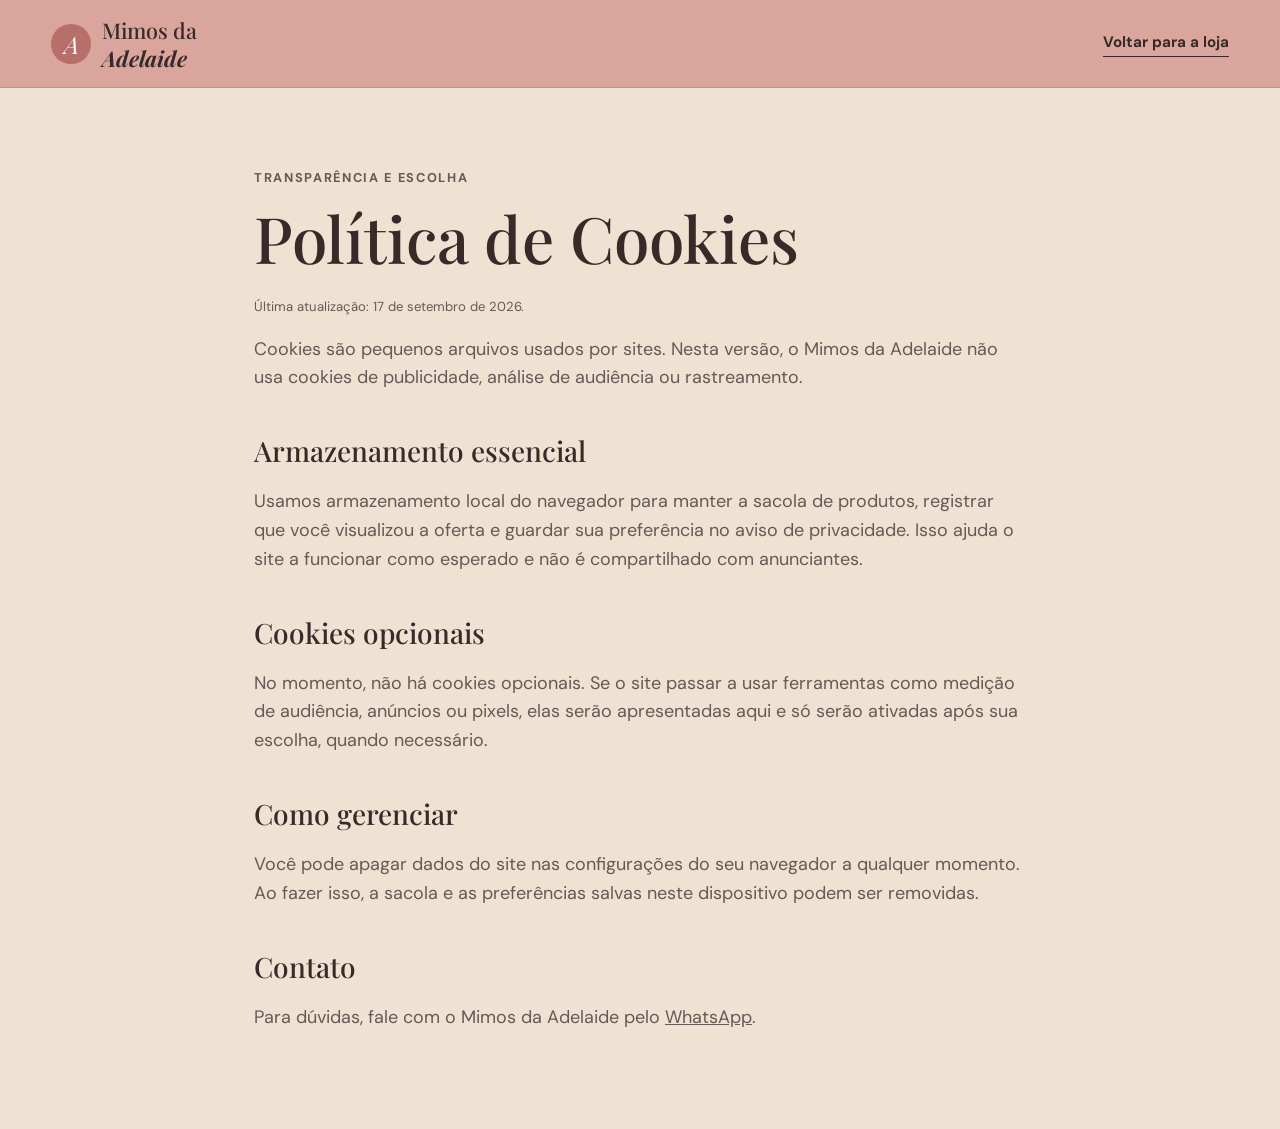
<file: cookies.html>
<!doctype html>
<html lang="pt-BR"><head><meta charset="UTF-8"><meta name="viewport" content="width=device-width, initial-scale=1.0"><meta name="description" content="Política de Cookies do Mimos da Adelaide."><title>Cookies | Mimos da Adelaide</title><link rel="preconnect" href="https://fonts.googleapis.com"><link rel="preconnect" href="https://fonts.gstatic.com" crossorigin><link href="https://fonts.googleapis.com/css2?family=DM+Sans:wght@400;500;600;700&family=Playfair+Display:ital,wght@0,500;0,600;0,700;1,500&display=swap" rel="stylesheet"><link rel="stylesheet" href="assets/css/legal.css"></head>
<body><header class="header"><a class="brand" href="index.html"><span class="brand-mark">A</span><span>Mimos da <b>Adelaide</b></span></a><a class="text-link" href="index.html">Voltar para a loja</a></header><main class="legal-page"><p class="eyebrow">Transparência e escolha</p><h1>Política de Cookies</h1><p class="updated">Última atualização: 17 de setembro de 2026.</p><p>Cookies são pequenos arquivos usados por sites. Nesta versão, o Mimos da Adelaide não usa cookies de publicidade, análise de audiência ou rastreamento.</p><h2>Armazenamento essencial</h2><p>Usamos armazenamento local do navegador para manter a sacola de produtos, registrar que você visualizou a oferta e guardar sua preferência no aviso de privacidade. Isso ajuda o site a funcionar como esperado e não é compartilhado com anunciantes.</p><h2>Cookies opcionais</h2><p>No momento, não há cookies opcionais. Se o site passar a usar ferramentas como medição de audiência, anúncios ou pixels, elas serão apresentadas aqui e só serão ativadas após sua escolha, quando necessário.</p><h2>Como gerenciar</h2><p>Você pode apagar dados do site nas configurações do seu navegador a qualquer momento. Ao fazer isso, a sacola e as preferências salvas neste dispositivo podem ser removidas.</p><h2>Contato</h2><p>Para dúvidas, fale com o Mimos da Adelaide pelo <a href="https://wa.me/5545991240493" target="_blank" rel="noreferrer">WhatsApp</a>.</p></main></body></html>
</file>
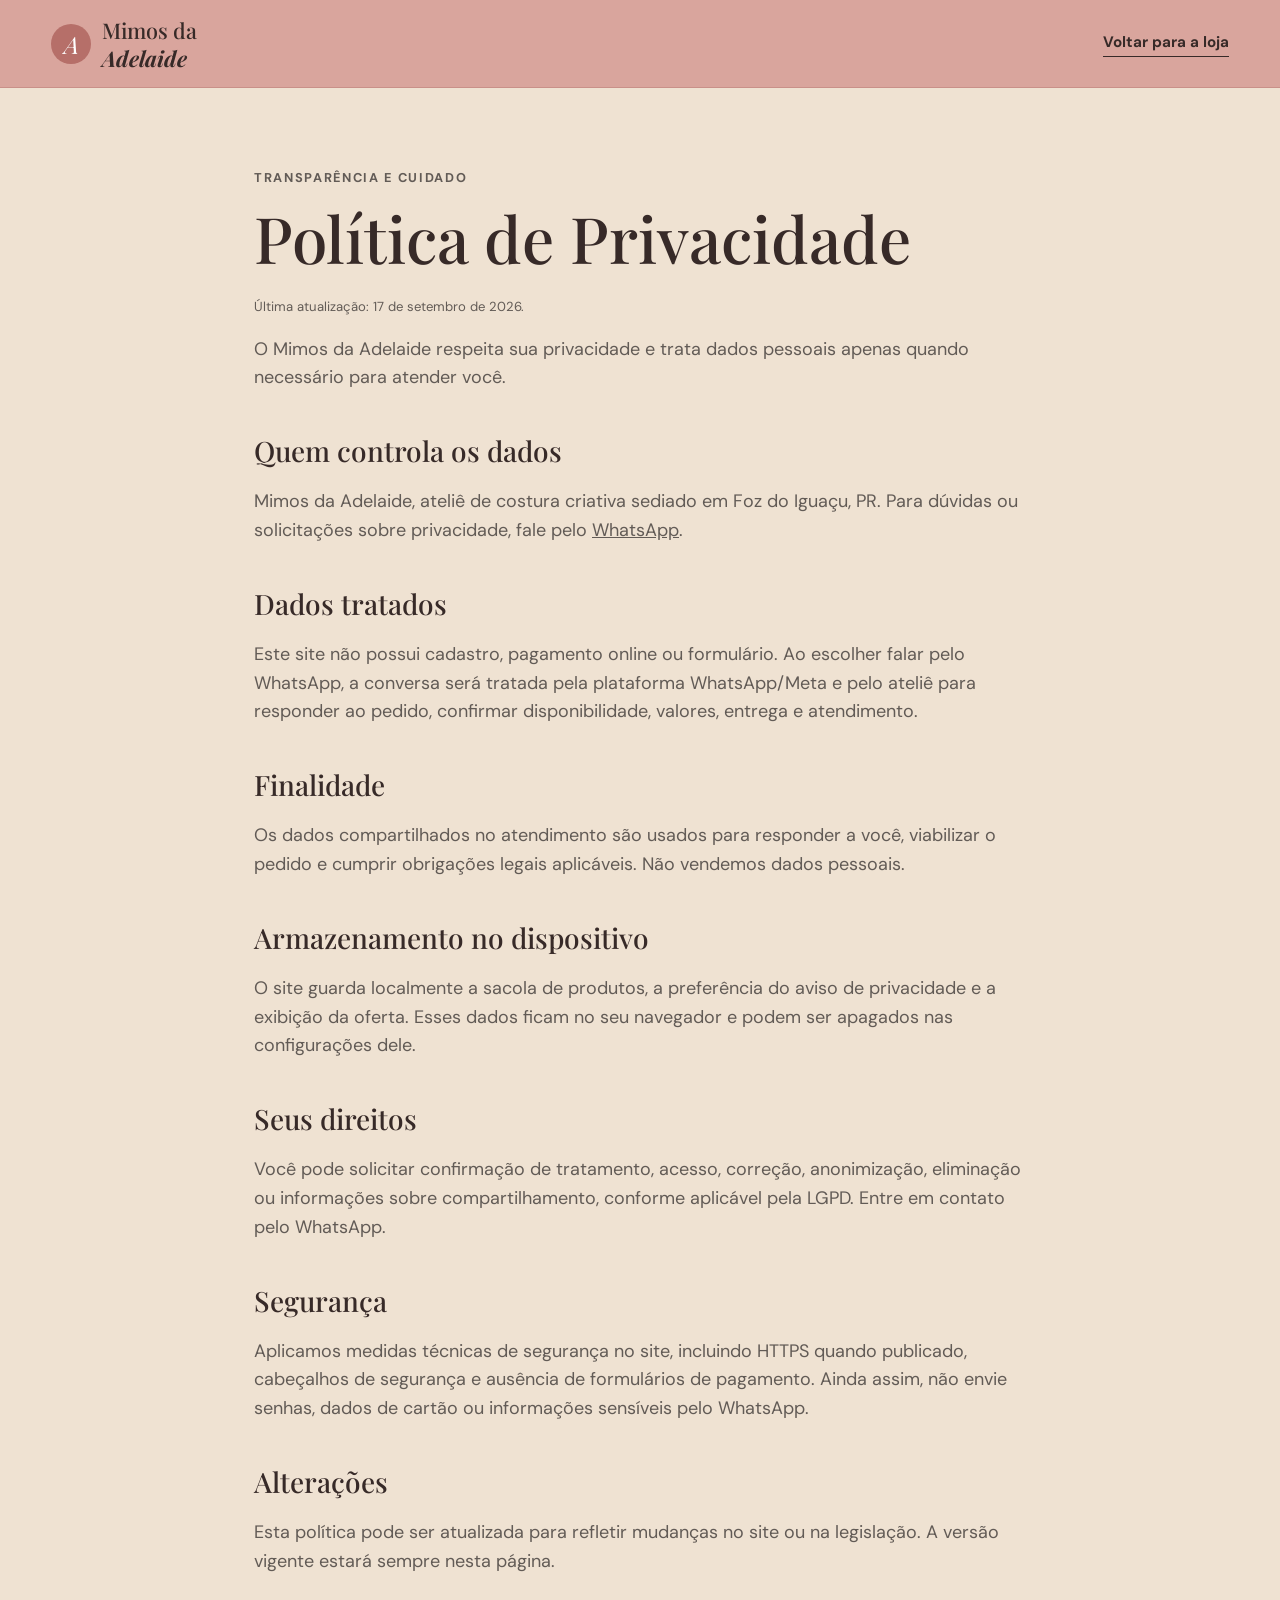
<file: privacidade.html>
<!doctype html>
<html lang="pt-BR"><head><meta charset="UTF-8"><meta name="viewport" content="width=device-width, initial-scale=1.0"><meta name="description" content="Política de Privacidade do Mimos da Adelaide."><title>Privacidade | Mimos da Adelaide</title><link rel="preconnect" href="https://fonts.googleapis.com"><link rel="preconnect" href="https://fonts.gstatic.com" crossorigin><link href="https://fonts.googleapis.com/css2?family=DM+Sans:wght@400;500;600;700&family=Playfair+Display:ital,wght@0,500;0,600;0,700;1,500&display=swap" rel="stylesheet"><link rel="stylesheet" href="assets/css/legal.css"></head>
<body><header class="header"><a class="brand" href="index.html"><span class="brand-mark">A</span><span>Mimos da <b>Adelaide</b></span></a><a class="text-link" href="index.html">Voltar para a loja</a></header><main class="legal-page"><p class="eyebrow">Transparência e cuidado</p><h1>Política de Privacidade</h1><p class="updated">Última atualização: 17 de setembro de 2026.</p><p>O Mimos da Adelaide respeita sua privacidade e trata dados pessoais apenas quando necessário para atender você.</p><h2>Quem controla os dados</h2><p>Mimos da Adelaide, ateliê de costura criativa sediado em Foz do Iguaçu, PR. Para dúvidas ou solicitações sobre privacidade, fale pelo <a href="https://wa.me/5545991240493" target="_blank" rel="noreferrer">WhatsApp</a>.</p><h2>Dados tratados</h2><p>Este site não possui cadastro, pagamento online ou formulário. Ao escolher falar pelo WhatsApp, a conversa será tratada pela plataforma WhatsApp/Meta e pelo ateliê para responder ao pedido, confirmar disponibilidade, valores, entrega e atendimento.</p><h2>Finalidade</h2><p>Os dados compartilhados no atendimento são usados para responder a você, viabilizar o pedido e cumprir obrigações legais aplicáveis. Não vendemos dados pessoais.</p><h2>Armazenamento no dispositivo</h2><p>O site guarda localmente a sacola de produtos, a preferência do aviso de privacidade e a exibição da oferta. Esses dados ficam no seu navegador e podem ser apagados nas configurações dele.</p><h2>Seus direitos</h2><p>Você pode solicitar confirmação de tratamento, acesso, correção, anonimização, eliminação ou informações sobre compartilhamento, conforme aplicável pela LGPD. Entre em contato pelo WhatsApp.</p><h2>Segurança</h2><p>Aplicamos medidas técnicas de segurança no site, incluindo HTTPS quando publicado, cabeçalhos de segurança e ausência de formulários de pagamento. Ainda assim, não envie senhas, dados de cartão ou informações sensíveis pelo WhatsApp.</p><h2>Alterações</h2><p>Esta política pode ser atualizada para refletir mudanças no site ou na legislação. A versão vigente estará sempre nesta página.</p></main></body></html>
</file>
<file: assets/css/legal.css>
/* Mimos da Adelaide — legal pages */
:root{--page:#efe2d2;--paper:#f7eee4;--ink:#372a28;--muted:#625b56;--wine:#7d3f3d;--rose:#d9a59d;--rose-dark:#b66f69;--line:#ad8e79;--serif:"Playfair Display",serif;--sans:"DM Sans",sans-serif}*{box-sizing:border-box}html{background:var(--page)}body{min-width:320px;margin:0;background:var(--page);color:var(--ink);font:18px/1.6 var(--sans)}a{color:inherit}.header{display:flex;align-items:center;justify-content:space-between;gap:1rem;min-height:88px;padding:0 4%;border-bottom:1px solid #c99089;background:var(--rose)}.brand{display:flex;align-items:center;gap:.7rem;font:500 1.35rem var(--serif);text-decoration:none;white-space:nowrap}.brand b{display:block;font-style:italic}.brand-mark{display:grid;width:40px;height:40px;place-items:center;border-radius:50%;background:var(--rose-dark);color:#fff;font:italic 1.5rem var(--serif)}.text-link{padding-bottom:.15rem;border-bottom:1px solid currentColor;font-size:.95rem;font-weight:700;text-decoration:none}.legal-page{width:min(820px,100%);margin:auto;padding:5rem 1.5rem}.eyebrow{margin:0 0 1rem;color:var(--wine);font-size:.8rem;font-weight:700;letter-spacing:.13em;text-transform:uppercase}.legal-page h1{margin:0 0 1.5rem;font:500 clamp(2.5rem,5vw,4.5rem)/1.05 var(--serif)}.legal-page h2{margin:2.5rem 0 .6rem;font:500 1.75rem var(--serif)}.legal-page p,.legal-page li{color:var(--muted)}.legal-page a{text-decoration:underline}.updated{font-size:.82rem}@media(max-width:760px){body{font-size:17px}.header{min-height:76px;padding:0 1rem}.brand{font-size:1.15rem}.brand-mark{width:34px;height:34px;font-size:1.3rem}.legal-page{padding:3rem 1.25rem}}
</file>
